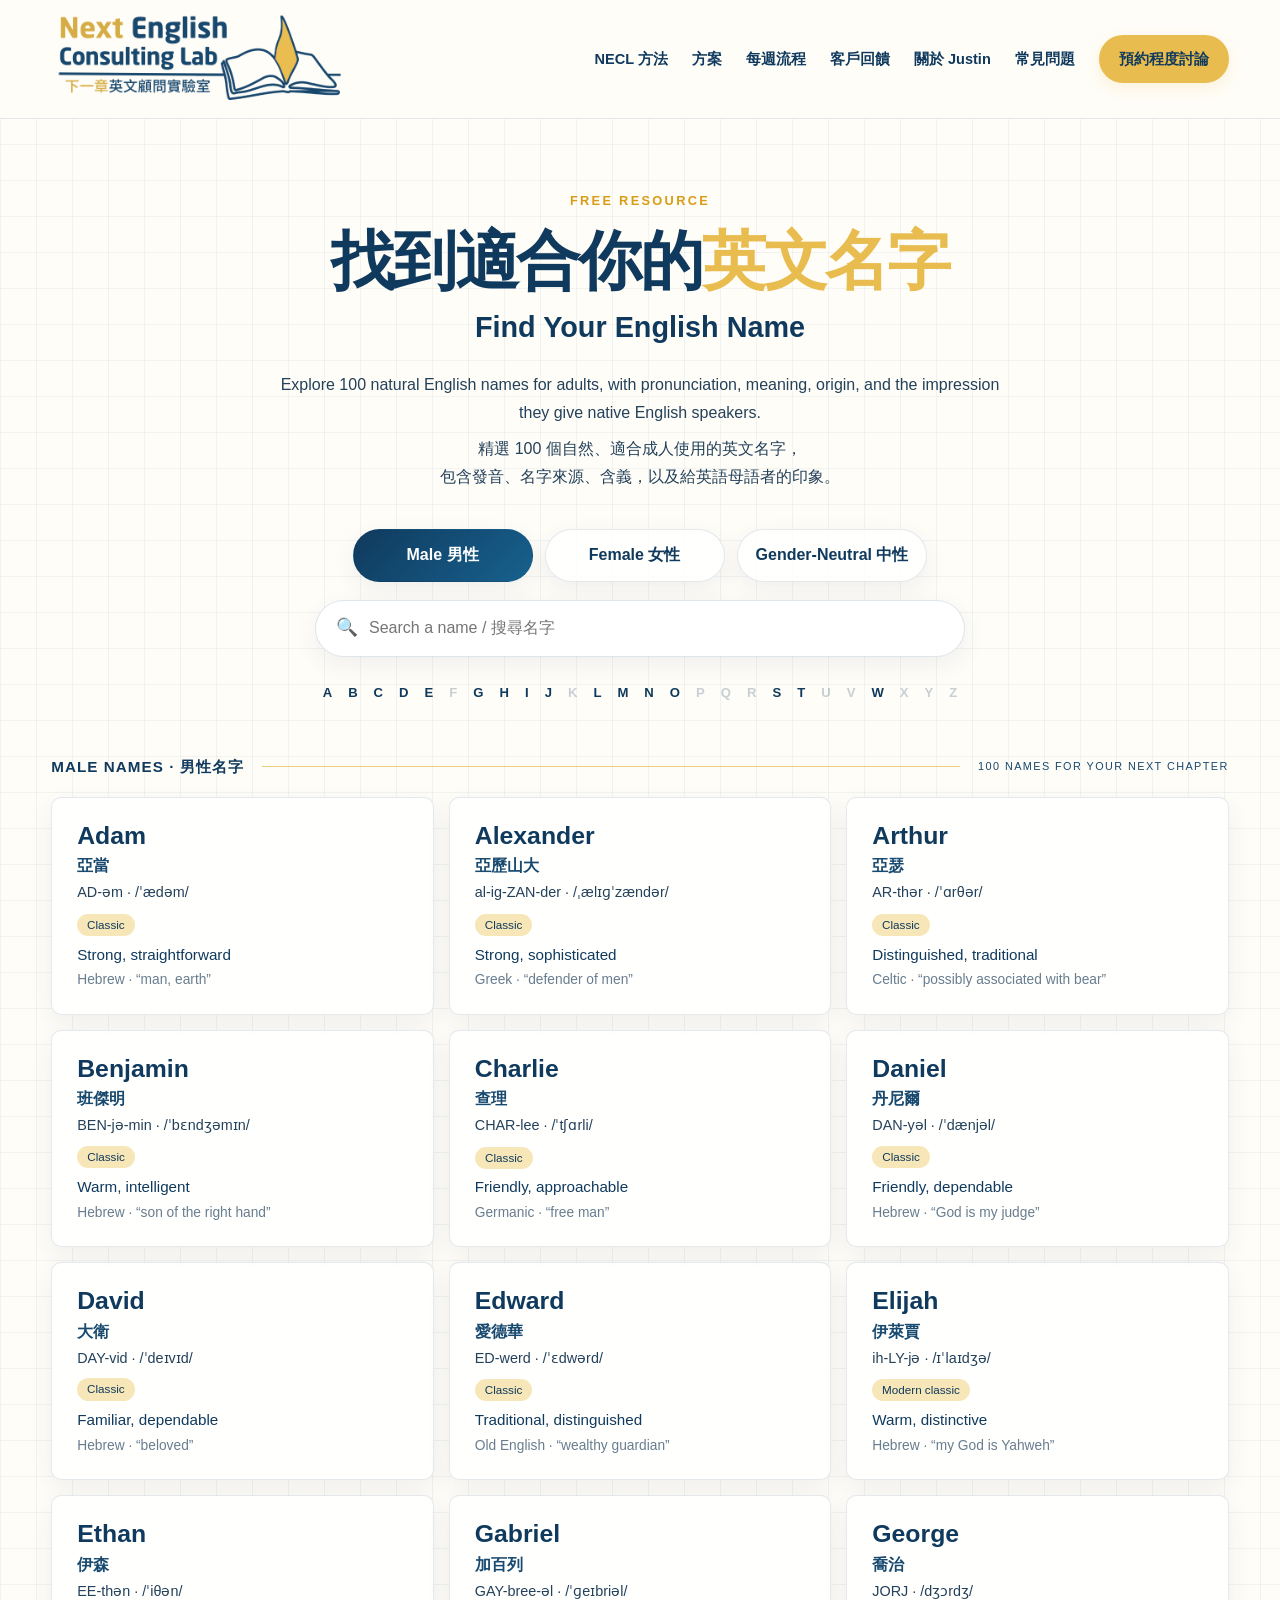
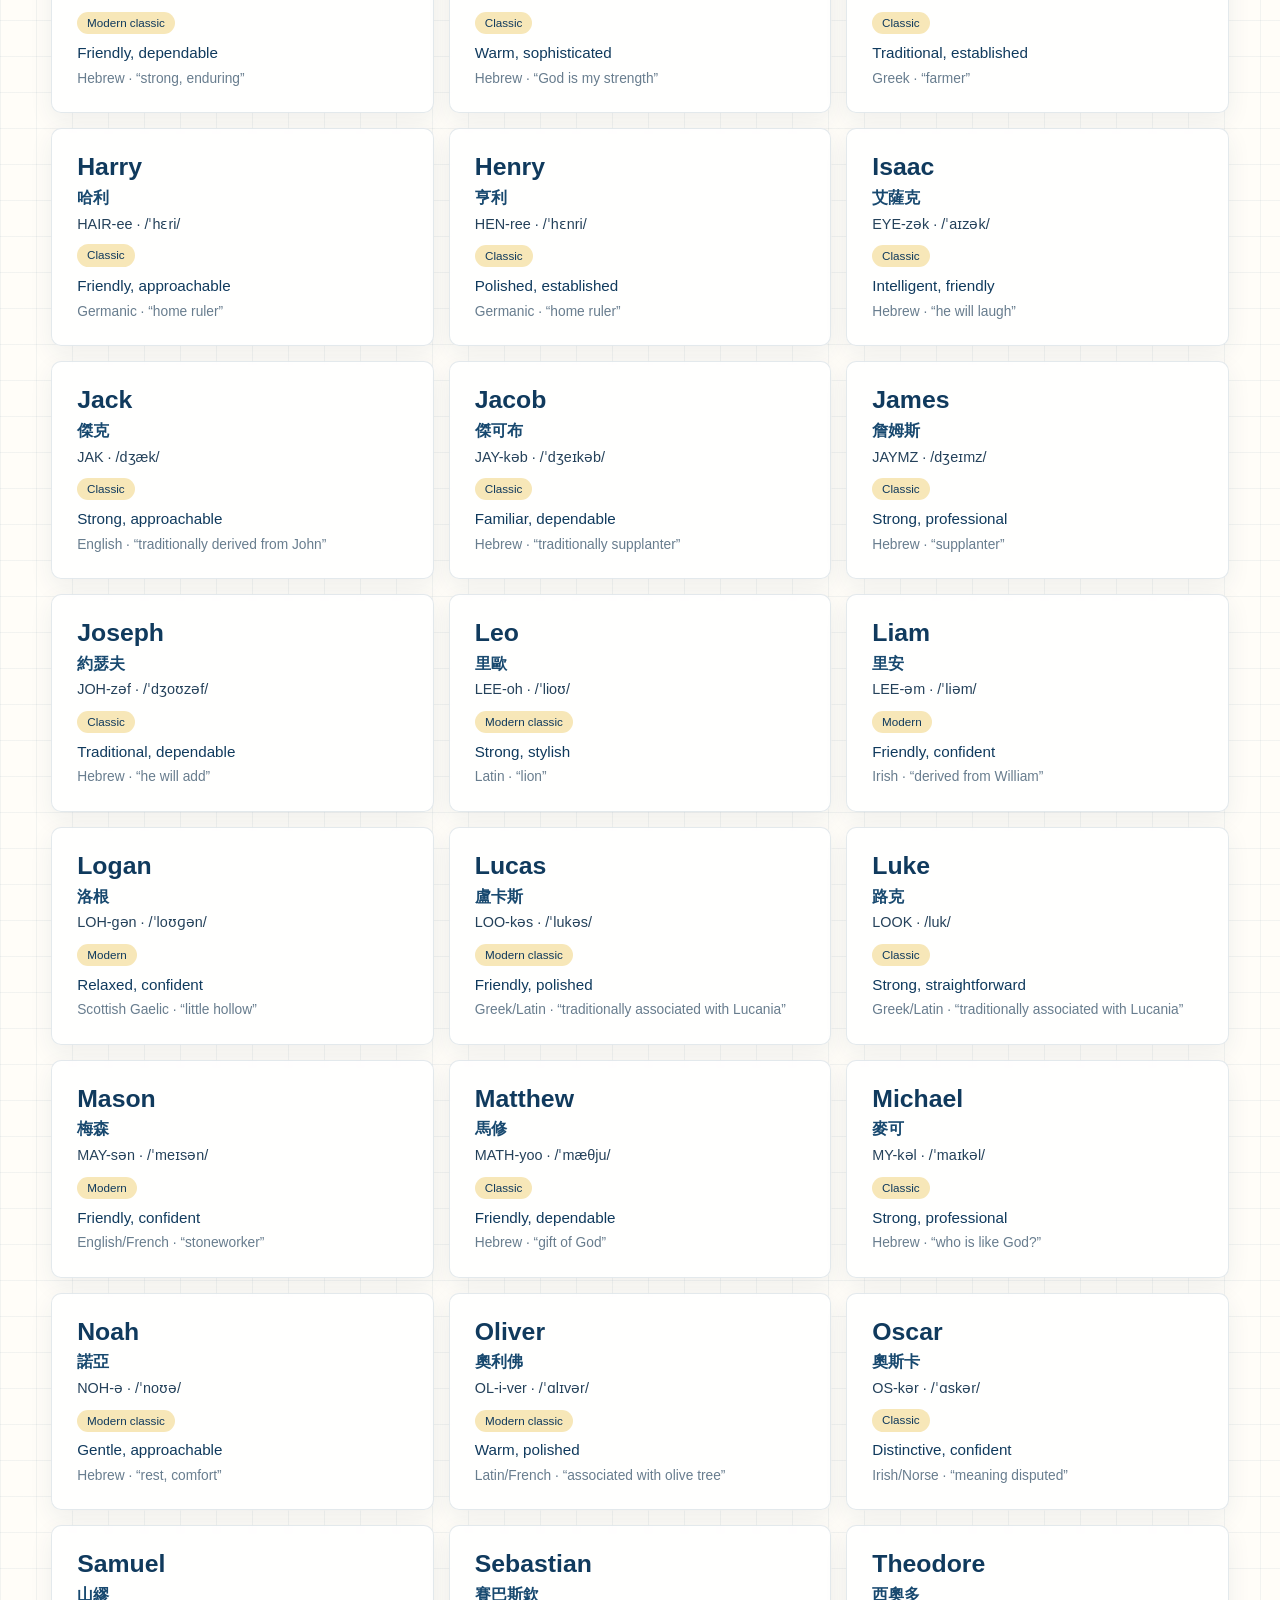
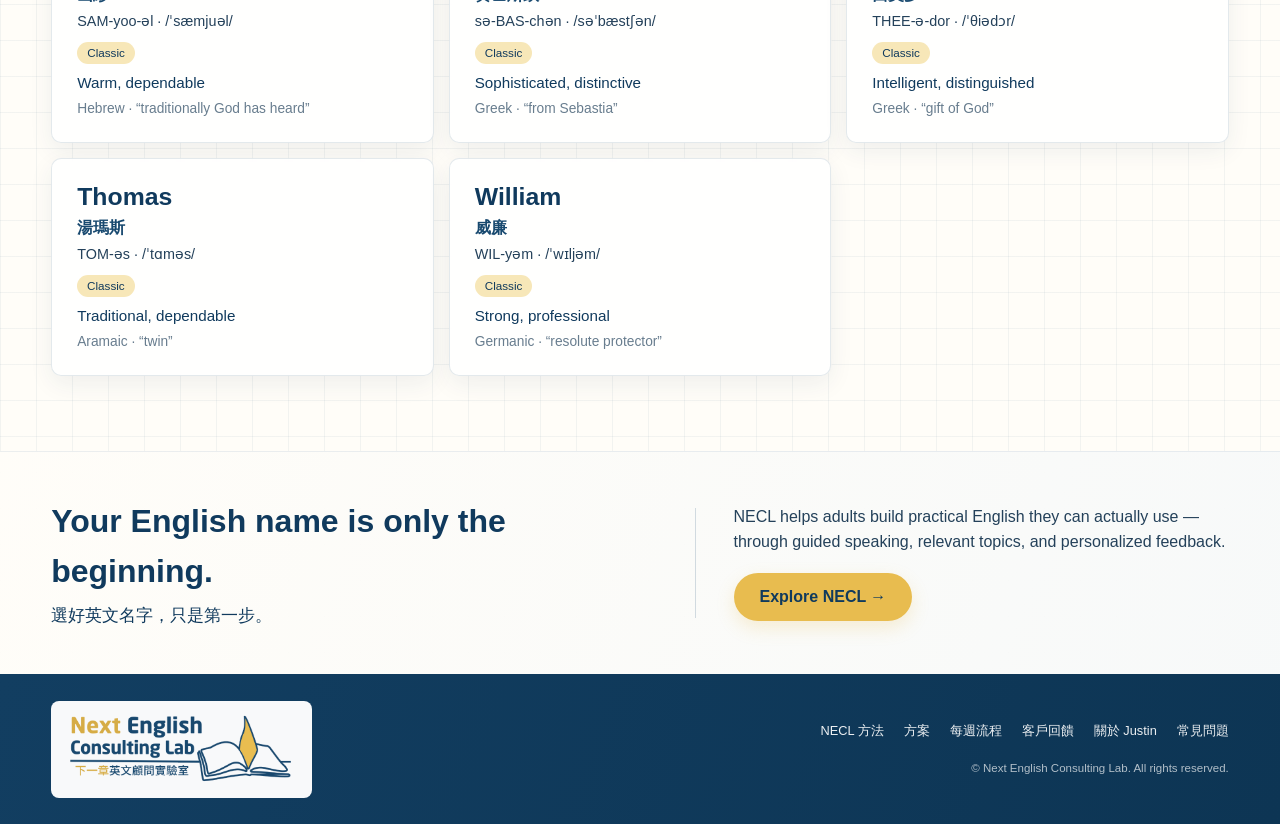
<file: english-names/index.html>
<!DOCTYPE html>
<html lang="zh-Hant">
<head>
<meta charset="UTF-8">
<meta name="viewport" content="width=device-width, initial-scale=1.0">

<title>100 English Names for Adults | NECL 英文名字指南</title>

<meta name="description"
content="Explore 100 natural English names for adults with pronunciation, meaning, origin, and native-speaker impressions. 精選100個適合成人使用的英文名字。">

<style>
:root {
    --navy: #18496f;
    --navy-dark: #103a5d;
    --gold: #e8bc4f;
    --gold-soft: #f7e7b8;
    --text: #24415a;
    --muted: #687d8e;
    --cream: #fffdf8;
    --card: rgba(255,255,255,.84);
    --shadow: 0 8px 24px rgba(30,60,80,.07);
    --max-width: 1180px;
}

* {
    box-sizing: border-box;
}

html {
    scroll-behavior: smooth;
}

body {
    margin: 0;
    color: var(--text);
    font-family:
        -apple-system,
        BlinkMacSystemFont,
        "Segoe UI",
        "Noto Sans TC",
        "PingFang TC",
        "Microsoft JhengHei",
        sans-serif;
    line-height: 1.55;

    background-color: var(--cream);

    /* Same subtle grid language as the NECL homepage */
    background-image:
        linear-gradient(rgba(24,73,111,.055) 1px, transparent 1px),
        linear-gradient(90deg, rgba(24,73,111,.055) 1px, transparent 1px);

    background-size: 36px 36px;
}

.container {
    width: min(92%, var(--max-width));
    margin: auto;
}


/* =========================
   HEADER
   ========================= */

.site-header {
    background: rgba(255,253,248,.97);
    border-bottom: 1px solid rgba(24,73,111,.12);
}

.header-inner {
    min-height: 118px;
    display: flex;
    align-items: center;
    justify-content: space-between;
    gap: 32px;
}

.logo-link {
    display: flex;
    align-items: center;
    flex-shrink: 0;
}

.logo {
    width: 300px;
    height: auto;
    display: block;
}

.nav {
    display: flex;
    align-items: center;
    gap: 24px;
}

.nav a {
    color: var(--navy-dark);
    text-decoration: none;
    font-size: .91rem;
    font-weight: 650;
    white-space: nowrap;
}

.nav a:hover {
    color: #d99c16;
}

.consultation {
    background: var(--gold);
    color: var(--navy-dark) !important;
    padding: 13px 20px;
    border-radius: 999px;
    box-shadow: 0 5px 15px rgba(232,188,79,.18);
}


/* =========================
   HERO
   ========================= */

.hero {
    max-width: 830px;
    margin: auto;
    text-align: center;
    padding: 72px 20px 38px;
}

.eyebrow {
    color: #d99c16;
    font-size: .8rem;
    font-weight: 750;
    letter-spacing: .18em;
    margin-bottom: 15px;
}

.hero h1 {
    color: var(--navy-dark);
    margin: 0;
    font-size: clamp(2.3rem, 5.2vw, 4rem);
    line-height: 1.12;
    font-weight: 800;
    letter-spacing: -.035em;
}

.hero h1 .gold {
    color: var(--gold);
}

.english-title {
    color: var(--navy-dark);
    margin-top: 7px;
    font-size: clamp(1.35rem, 3vw, 1.8rem);
    font-weight: 650;
}

.intro {
    max-width: 720px;
    margin: 22px auto 0;
    color: var(--text);
    font-size: 1rem;
    line-height: 1.75;
}

.intro-cn {
    display: block;
    margin-top: 8px;
}


/* =========================
   CONTROLS
   ========================= */

.controls {
    max-width: 780px;
    margin: 0 auto 48px;
}

.tabs {
    display: flex;
    justify-content: center;
    gap: 12px;
    margin-bottom: 18px;
}

.tab {
    min-width: 180px;
    border: 1px solid rgba(24,73,111,.12);
    background: rgba(255,255,255,.78);
    color: var(--navy-dark);
    border-radius: 999px;
    padding: 13px 18px;
    font: inherit;
    font-weight: 650;
    cursor: pointer;
    box-shadow: var(--shadow);
    transition: .18s ease;
}

.tab:hover {
    transform: translateY(-1px);
    border-color: rgba(232,188,79,.75);
}

.tab.active {
    color: white;
    background: linear-gradient(135deg, var(--navy-dark), #17618e);
    border-color: transparent;
}

.search-wrap {
    max-width: 650px;
    margin: auto;
    position: relative;
}

.search-icon {
    position: absolute;
    left: 21px;
    top: 50%;
    transform: translateY(-50%);
    color: var(--navy);
    font-size: 1.1rem;
    pointer-events: none;
}

#search {
    width: 100%;
    padding: 15px 20px 15px 53px;
    border-radius: 999px;
    border: 1px solid rgba(24,73,111,.14);
    background: rgba(255,255,255,.92);
    color: var(--navy-dark);
    font: inherit;
    font-size: 1rem;
    outline: none;
    box-shadow: var(--shadow);
}

#search:focus {
    border-color: var(--gold);
    box-shadow:
        0 0 0 3px rgba(232,188,79,.14),
        var(--shadow);
}

.alphabet {
    display: flex;
    justify-content: center;
    flex-wrap: wrap;
    gap: 8px;
    margin-top: 22px;
}

.letter {
    border: 0;
    background: transparent;
    color: var(--navy-dark);
    padding: 4px;
    font: inherit;
    font-size: .82rem;
    font-weight: 650;
    cursor: pointer;
}

.letter:hover {
    color: #d99c16;
}

.letter.disabled {
    opacity: .23;
    cursor: default;
}


/* =========================
   SECTION HEADING
   ========================= */

.section-heading {
    display: flex;
    align-items: center;
    gap: 18px;
    margin-bottom: 18px;
}

.section-title {
    color: var(--navy-dark);
    font-size: .95rem;
    font-weight: 800;
    letter-spacing: .07em;
    white-space: nowrap;
}

.section-line {
    height: 1px;
    background: var(--gold);
    flex: 1;
    opacity: .75;
}

.resource-label {
    color: var(--navy);
    font-size: .68rem;
    letter-spacing: .13em;
    white-space: nowrap;
}


/* =========================
   NAME CARDS
   ========================= */

.grid {
    display: grid;
    grid-template-columns: repeat(3, 1fr);
    gap: 15px;
}

.card {
    min-height: 190px;
    padding: 23px 25px;
    border-radius: 10px;
    border: 1px solid rgba(24,73,111,.12);
    background: var(--card);
    box-shadow: var(--shadow);
    backdrop-filter: blur(3px);
    transition: .18s ease;
}

.card:hover {
    transform: translateY(-2px);
    border-color: rgba(232,188,79,.65);
    box-shadow: 0 11px 28px rgba(30,60,80,.10);
}

.name {
    margin: 0 0 4px;
    color: var(--navy-dark);
    font-size: 1.55rem;
    line-height: 1.2;
    font-weight: 800;
}

.chinese {
    margin: 0 0 2px;
    color: var(--navy);
    font-size: 1rem;
    font-weight: 650;
}

.pronunciation {
    color: var(--text);
    margin: 0 0 8px;
    font-size: .9rem;
}

.style-tag {
    display: inline-block;
    margin-bottom: 7px;
    padding: 2px 10px;
    background: var(--gold-soft);
    color: var(--navy-dark);
    border-radius: 999px;
    font-size: .73rem;
}

.impression {
    color: var(--navy-dark);
    margin: 0 0 3px;
    font-size: .95rem;
}

.origin {
    color: var(--muted);
    margin: 0;
    font-size: .86rem;
}

.empty {
    grid-column: 1 / -1;
    padding: 70px 20px;
    text-align: center;
    color: var(--muted);
}


/* =========================
   CTA
   ========================= */

.cta-wrap {
    margin-top: 75px;
    background:
        linear-gradient(
            110deg,
            rgba(255,253,248,.97),
            rgba(247,249,249,.97)
        );
    border-top: 1px solid rgba(24,73,111,.08);
}

.cta {
    min-height: 215px;
    display: grid;
    grid-template-columns: 1.1fr 1px .9fr;
    align-items: center;
    gap: 38px;
    padding-top: 45px;
    padding-bottom: 45px;
}

.cta-divider {
    width: 1px;
    height: 110px;
    background: rgba(24,73,111,.18);
}

.cta h2 {
    color: var(--navy-dark);
    margin: 0 0 7px;
    font-size: clamp(1.5rem, 3vw, 2rem);
}

.cta-cn {
    color: var(--navy-dark);
    font-size: 1.05rem;
}

.cta-copy {
    color: var(--text);
    margin: 0 0 18px;
}

.cta-button {
    display: inline-block;
    padding: 12px 26px;
    border-radius: 999px;
    background: var(--gold);
    color: var(--navy-dark);
    text-decoration: none;
    font-weight: 750;
    box-shadow: 0 7px 18px rgba(232,188,79,.22);
}

.cta-button:hover {
    transform: translateY(-1px);
}


/* =========================
   FOOTER
   ========================= */

.footer {
    background:
        linear-gradient(
            110deg,
            #123e61,
            #0d3554
        );
    color: white;
}

.footer-inner {
    min-height: 150px;
    display: flex;
    align-items: center;
    justify-content: space-between;
    gap: 35px;
}

.footer-logo {
    width: 235px;
    height: auto;
    display: block;
}

/*
   The real logo contains dark blue text.
   It sits on a small light panel in the footer
   so the actual brand artwork remains unchanged.
*/
.footer-logo-box {
    display: inline-block;
    background: rgba(255,255,255,.97);
    border-radius: 8px;
    padding: 9px 13px;
}

.footer-right {
    text-align: right;
}

.footer-nav {
    display: flex;
    justify-content: flex-end;
    gap: 20px;
    flex-wrap: wrap;
}

.footer-nav a {
    color: white;
    text-decoration: none;
    font-size: .8rem;
    opacity: .92;
}

.footer-nav a:hover {
    color: var(--gold);
}

.copyright {
    margin-top: 20px;
    color: rgba(255,255,255,.68);
    font-size: .72rem;
}


/* =========================
   RESPONSIVE
   ========================= */

@media (max-width: 1000px) {

    .nav {
        gap: 14px;
    }

    .nav a:not(.consultation) {
        display: none;
    }

    .logo {
        width: 255px;
    }
}

@media (max-width: 850px) {

    .grid {
        grid-template-columns: repeat(2, 1fr);
    }

    .resource-label {
        display: none;
    }
}

@media (max-width: 650px) {

    body {
        background-size: 28px 28px;
    }

    .header-inner {
        min-height: 88px;
    }

    .logo {
        width: 205px;
    }

    .consultation {
        font-size: .76rem;
        padding: 10px 13px;
    }

    .hero {
        padding: 50px 8px 32px;
    }

    .tabs {
        gap: 6px;
    }

    .tab {
        min-width: 0;
        flex: 1;
        padding: 10px 6px;
        font-size: .75rem;
    }

    .alphabet {
        gap: 5px;
    }

    .grid {
        grid-template-columns: 1fr;
    }

    .card {
        min-height: 0;
    }

    .cta {
        display: block;
        text-align: center;
        padding: 42px 10px;
    }

    .cta-divider {
        display: none;
    }

    .cta-right {
        margin-top: 25px;
    }

    .footer-inner {
        display: block;
        padding-top: 38px;
        padding-bottom: 38px;
        text-align: center;
    }

    .footer-logo {
        width: 200px;
    }

    .footer-right {
        margin-top: 25px;
        text-align: center;
    }

    .footer-nav {
        justify-content: center;
    }
}

</style>
</head>


<body>

<!-- HEADER -->

<header class="site-header">

<div class="container header-inner">

    <a href="../" class="logo-link">

        <img
            src="../images/logo-horizontal.png"
            alt="Next English Consulting Lab 下一章英文顧問實驗室"
            class="logo">

    </a>

    <nav class="nav">

        <a href="../#method">NECL 方法</a>
        <a href="../#programs">方案</a>
        <a href="../#process">每週流程</a>
        <a href="../#testimonials">客戶回饋</a>
        <a href="../#about">關於 Justin</a>
        <a href="../#faq">常見問題</a>

        <a href="../#contact" class="consultation">
            預約程度討論
        </a>

    </nav>

</div>

</header>


<main>


<!-- HERO -->

<section class="container hero">

    <div class="eyebrow">
        FREE RESOURCE
    </div>

    <h1>
        找到適合你的<span class="gold">英文名字</span>
    </h1>

    <div class="english-title">
        Find Your English Name
    </div>

    <p class="intro">

        Explore 100 natural English names for adults,
        with pronunciation, meaning, origin,
        and the impression they give native English speakers.

        <span class="intro-cn">
            精選 100 個自然、適合成人使用的英文名字，<br>
            包含發音、名字來源、含義，以及給英語母語者的印象。
        </span>

    </p>

</section>


<!-- FILTERS -->

<section class="container controls">

    <div class="tabs">

        <button class="tab active" data-category="male">
            Male 男性
        </button>

        <button class="tab" data-category="female">
            Female 女性
        </button>

        <button class="tab" data-category="neutral">
            Gender-Neutral 中性
        </button>

    </div>


    <div class="search-wrap">

        <span class="search-icon">
            🔍
        </span>

        <input
            id="search"
            type="search"
            placeholder="Search a name / 搜尋名字"
            aria-label="Search names">

    </div>


    <div id="alphabet" class="alphabet"></div>

</section>


<!-- NAME LIST -->

<section class="container">

    <div class="section-heading">

        <div id="sectionTitle" class="section-title">
            MALE NAMES · 男性名字
        </div>

        <div class="section-line"></div>

        <div class="resource-label">
            100 NAMES FOR YOUR NEXT CHAPTER
        </div>

    </div>


    <div id="grid" class="grid"></div>

</section>


<!-- CTA -->

<section class="cta-wrap">

<div class="container cta">

    <div class="cta-left">

        <h2>
            Your English name is only the beginning.
        </h2>

        <div class="cta-cn">
            選好英文名字，只是第一步。
        </div>

    </div>


    <div class="cta-divider"></div>


    <div class="cta-right">

        <p class="cta-copy">
            NECL helps adults build practical English they can
            actually use — through guided speaking, relevant
            topics, and personalized feedback.
        </p>

        <a href="../#contact" class="cta-button">
            Explore NECL →
        </a>

    </div>

</div>

</section>


</main>


<!-- FOOTER -->

<footer class="footer">

<div class="container footer-inner">

    <a href="../" class="footer-logo-box">

        <img
            src="../images/logo-horizontal.png"
            alt="Next English Consulting Lab"
            class="footer-logo">

    </a>


    <div class="footer-right">

        <div class="footer-nav">

            <a href="../#method">NECL 方法</a>
            <a href="../#programs">方案</a>
            <a href="../#process">每週流程</a>
            <a href="../#testimonials">客戶回饋</a>
            <a href="../#about">關於 Justin</a>
            <a href="../#faq">常見問題</a>

        </div>

        <div class="copyright">
            © Next English Consulting Lab. All rights reserved.
        </div>

    </div>

</div>

</footer>


<script>

/* =========================
   NAME DATABASE
   ========================= */

const names = {

male: [

["Adam","亞當","AD-əm","/ˈædəm/","Classic","Strong, straightforward","Hebrew","man, earth"],
["Alexander","亞歷山大","al-ig-ZAN-der","/ˌælɪɡˈzændər/","Classic","Strong, sophisticated","Greek","defender of men"],
["Arthur","亞瑟","AR-thər","/ˈɑrθər/","Classic","Distinguished, traditional","Celtic","possibly associated with bear"],
["Benjamin","班傑明","BEN-jə-min","/ˈbɛndʒəmɪn/","Classic","Warm, intelligent","Hebrew","son of the right hand"],
["Charlie","查理","CHAR-lee","/ˈtʃɑrli/","Classic","Friendly, approachable","Germanic","free man"],
["Daniel","丹尼爾","DAN-yəl","/ˈdænjəl/","Classic","Friendly, dependable","Hebrew","God is my judge"],
["David","大衛","DAY-vid","/ˈdeɪvɪd/","Classic","Familiar, dependable","Hebrew","beloved"],
["Edward","愛德華","ED-werd","/ˈɛdwərd/","Classic","Traditional, distinguished","Old English","wealthy guardian"],
["Elijah","伊萊賈","ih-LY-jə","/ɪˈlaɪdʒə/","Modern classic","Warm, distinctive","Hebrew","my God is Yahweh"],
["Ethan","伊森","EE-thən","/ˈiθən/","Modern classic","Friendly, dependable","Hebrew","strong, enduring"],
["Gabriel","加百列","GAY-bree-əl","/ˈɡeɪbriəl/","Classic","Warm, sophisticated","Hebrew","God is my strength"],
["George","喬治","JORJ","/dʒɔrdʒ/","Classic","Traditional, established","Greek","farmer"],
["Harry","哈利","HAIR-ee","/ˈhɛri/","Classic","Friendly, approachable","Germanic","home ruler"],
["Henry","亨利","HEN-ree","/ˈhɛnri/","Classic","Polished, established","Germanic","home ruler"],
["Isaac","艾薩克","EYE-zək","/ˈaɪzək/","Classic","Intelligent, friendly","Hebrew","he will laugh"],
["Jack","傑克","JAK","/dʒæk/","Classic","Strong, approachable","English","traditionally derived from John"],
["Jacob","傑可布","JAY-kəb","/ˈdʒeɪkəb/","Classic","Familiar, dependable","Hebrew","traditionally supplanter"],
["James","詹姆斯","JAYMZ","/dʒeɪmz/","Classic","Strong, professional","Hebrew","supplanter"],
["Joseph","約瑟夫","JOH-zəf","/ˈdʒoʊzəf/","Classic","Traditional, dependable","Hebrew","he will add"],
["Leo","里歐","LEE-oh","/ˈlioʊ/","Modern classic","Strong, stylish","Latin","lion"],
["Liam","里安","LEE-əm","/ˈliəm/","Modern","Friendly, confident","Irish","derived from William"],
["Logan","洛根","LOH-gən","/ˈloʊɡən/","Modern","Relaxed, confident","Scottish Gaelic","little hollow"],
["Lucas","盧卡斯","LOO-kəs","/ˈlukəs/","Modern classic","Friendly, polished","Greek/Latin","traditionally associated with Lucania"],
["Luke","路克","LOOK","/luk/","Classic","Strong, straightforward","Greek/Latin","traditionally associated with Lucania"],
["Mason","梅森","MAY-sən","/ˈmeɪsən/","Modern","Friendly, confident","English/French","stoneworker"],
["Matthew","馬修","MATH-yoo","/ˈmæθju/","Classic","Friendly, dependable","Hebrew","gift of God"],
["Michael","麥可","MY-kəl","/ˈmaɪkəl/","Classic","Strong, professional","Hebrew","who is like God?"],
["Noah","諾亞","NOH-ə","/ˈnoʊə/","Modern classic","Gentle, approachable","Hebrew","rest, comfort"],
["Oliver","奧利佛","OL-i-ver","/ˈɑlɪvər/","Modern classic","Warm, polished","Latin/French","associated with olive tree"],
["Oscar","奧斯卡","OS-kər","/ˈɑskər/","Classic","Distinctive, confident","Irish/Norse","meaning disputed"],
["Samuel","山繆","SAM-yoo-əl","/ˈsæmjuəl/","Classic","Warm, dependable","Hebrew","traditionally God has heard"],
["Sebastian","賽巴斯欽","sə-BAS-chən","/səˈbæstʃən/","Classic","Sophisticated, distinctive","Greek","from Sebastia"],
["Theodore","西奧多","THEE-ə-dor","/ˈθiədɔr/","Classic","Intelligent, distinguished","Greek","gift of God"],
["Thomas","湯瑪斯","TOM-əs","/ˈtɑməs/","Classic","Traditional, dependable","Aramaic","twin"],
["William","威廉","WIL-yəm","/ˈwɪljəm/","Classic","Strong, professional","Germanic","resolute protector"]

],


female: [

["Abigail","艾比蓋兒","AB-i-gayl","/ˈæbɪɡeɪl/","Classic","Warm, polished","Hebrew","my father's joy"],
["Alice","艾莉絲","AL-is","/ˈælɪs/","Classic","Elegant, approachable","Germanic","noble"],
["Amelia","艾蜜莉亞","ə-MEE-lee-ə","/əˈmiliə/","Classic","Elegant, warm","Germanic","associated with work"],
["Anna","安娜","AN-ə","/ˈænə/","Classic","Simple, elegant","Hebrew","grace"],
["Ava","艾娃","AY-və","/ˈeɪvə/","Modern classic","Elegant, concise","Multiple origins","meaning uncertain"],
["Charlotte","夏洛特","SHAR-lət","/ˈʃɑrlət/","Classic","Elegant, sophisticated","French/Germanic","free"],
["Chloe","克蘿伊","KLOH-ee","/ˈkloʊi/","Modern classic","Bright, friendly","Greek","young green shoot"],
["Claire","克萊兒","KLAIR","/klɛr/","Classic","Elegant, professional","French/Latin","clear, bright"],
["Eleanor","艾蓮諾","EL-ə-nor","/ˈɛlənɔr/","Classic","Sophisticated, distinguished","French/Occitan","meaning uncertain"],
["Elizabeth","伊莉莎白","ih-LIZ-ə-bəth","/ɪˈlɪzəbəθ/","Classic","Formal, distinguished","Hebrew","my God is an oath"],
["Ella","艾拉","EL-ə","/ˈɛlə/","Modern classic","Warm, approachable","Germanic/English","origin varies"],
["Emily","艾蜜莉","EM-ə-lee","/ˈɛməli/","Classic","Friendly, polished","Latin","associated with rival"],
["Emma","艾瑪","EM-ə","/ˈɛmə/","Classic","Warm, approachable","Germanic","whole, universal"],
["Evelyn","艾芙琳","EV-ə-lin","/ˈɛvəlɪn/","Classic","Elegant, polished","English/French","origin and meaning vary"],
["Grace","葛蕾絲","GRAYS","/ɡreɪs/","Classic","Elegant, refined","Latin/English","grace"],
["Hannah","漢娜","HAN-ə","/ˈhænə/","Classic","Warm, approachable","Hebrew","grace, favor"],
["Harper","哈珀","HAR-pər","/ˈhɑrpər/","Modern","Confident, contemporary","English","harp player"],
["Isabella","伊莎貝拉","iz-ə-BEL-ə","/ˌɪzəˈbɛlə/","Classic","Elegant, expressive","Hebrew via Romance languages","my God is an oath"],
["Julia","茱莉亞","JOO-lee-ə","/ˈdʒuliə/","Classic","Elegant, professional","Latin","feminine form of Julius"],
["Layla","蕾拉","LAY-lə","/ˈleɪlə/","Modern","Warm, expressive","Arabic","night"],
["Lily","莉莉","LIL-ee","/ˈlɪli/","Classic","Gentle, bright","English/Latin","lily"],
["Lucy","露西","LOO-see","/ˈlusi/","Classic","Bright, friendly","Latin","associated with light"],
["Maya","瑪雅","MY-ə","/ˈmaɪə/","Modern classic","Warm, international","Multiple origins","multiple meanings"],
["Mia","米婭","MEE-ə","/ˈmiə/","Modern classic","Friendly, stylish","Multiple origins","often associated with Maria"],
["Nora","諾拉","NOR-ə","/ˈnɔrə/","Classic","Warm, elegant","Multiple origins","often derived from Eleanor or Honora"],
["Olivia","奧莉維亞","ə-LIV-ee-ə","/əˈlɪviə/","Modern classic","Elegant, friendly","Latin","associated with olive"],
["Ruby","露比","ROO-bee","/ˈrubi/","Classic","Bright, distinctive","Latin/English","ruby"],
["Sarah","莎拉","SAIR-ə","/ˈsɛrə/","Classic","Warm, professional","Hebrew","princess"],
["Sofia","蘇菲亞","soh-FEE-ə","/soʊˈfiə/","Classic","Elegant, international","Greek","wisdom"],
["Sophia","蘇菲亞","soh-FEE-ə","/soʊˈfiə/","Classic","Elegant, sophisticated","Greek","wisdom"],
["Sophie","蘇菲","SOH-fee","/ˈsoʊfi/","Classic","Friendly, elegant","Greek","wisdom"],
["Stella","史黛拉","STEL-ə","/ˈstɛlə/","Classic","Stylish, distinctive","Latin","star"],
["Victoria","維多利亞","vik-TOR-ee-ə","/vɪkˈtɔriə/","Classic","Strong, sophisticated","Latin","victory"],
["Violet","維奧莉特","VY-ə-lət","/ˈvaɪələt/","Classic","Elegant, distinctive","Latin/French","violet"],
["Zoe","柔伊","ZOH-ee","/ˈzoʊi/","Classic","Bright, energetic","Greek","life"]

],


neutral: [

["Alex","艾力克斯","AL-eks","/ˈælɛks/","Classic","Confident, versatile","Greek","defender"],
["Ash","艾許","ASH","/æʃ/","Modern","Cool, understated","English","associated with the ash tree"],
["Avery","艾芙莉","AY-və-ree","/ˈeɪvəri/","Modern","Polished, versatile","English","traditionally associated with elf ruler"],
["Blake","布雷克","BLAYK","/bleɪk/","Modern","Strong, stylish","English","surname with disputed meaning"],
["Cameron","卡麥隆","KAM-ə-rən","/ˈkæmərən/","Modern classic","Friendly, confident","Scottish Gaelic","crooked nose"],
["Casey","凱西","KAY-see","/ˈkeɪsi/","Modern classic","Friendly, relaxed","Irish","traditionally associated with vigilant"],
["Charlie","查理","CHAR-lee","/ˈtʃɑrli/","Classic","Friendly, approachable","Germanic","free"],
["Chris","克里斯","KRIS","/krɪs/","Classic","Friendly, straightforward","Greek","associated with Christopher or Christine"],
["Finley","芬利","FIN-lee","/ˈfɪnli/","Modern","Friendly, distinctive","Scottish/Irish Gaelic","traditionally fair-haired warrior"],
["Jamie","傑米","JAY-mee","/ˈdʒeɪmi/","Classic","Warm, approachable","Hebrew via James","traditionally supplanter"],
["Jay","傑","JAY","/dʒeɪ/","Modern classic","Simple, confident","English","associated with the jay bird or J-names"],
["Jesse","傑西","JES-ee","/ˈdʒɛsi/","Classic","Friendly, relaxed","Hebrew","meaning uncertain"],
["Jordan","喬登","JOR-dən","/ˈdʒɔrdən/","Modern classic","Strong, versatile","Hebrew","to descend, flow down"],
["Kai","凱","KYE","/kaɪ/","Modern","International, distinctive","Multiple origins","multiple meanings"],
["Kit","基特","KIT","/kɪt/","Classic","Distinctive, playful","Greek via Christopher","traditionally bearer of Christ"],
["Lee","李","LEE","/li/","Classic","Simple, understated","English","clearing, meadow"],
["Max","麥克斯","MAKS","/mæks/","Classic","Strong, energetic","Latin","associated with Maximus, greatest"],
["Morgan","摩根","MOR-gən","/ˈmɔrɡən/","Classic","Strong, sophisticated","Welsh","traditionally associated with sea"],
["Parker","帕克","PAR-kər","/ˈpɑrkər/","Modern","Confident, polished","English","park keeper"],
["Quinn","昆","KWIN","/kwɪn/","Modern","Distinctive, polished","Irish","descendant of Conn"],
["Reese","瑞斯","REES","/ris/","Modern","Clean, sophisticated","Welsh","enthusiasm, ardor"],
["Riley","萊利","RYE-lee","/ˈraɪli/","Modern","Friendly, energetic","Irish/English","origin varies"],
["River","里弗","RIV-ər","/ˈrɪvər/","Modern","Natural, unconventional","English","river"],
["Robin","羅賓","ROB-in","/ˈrɑbɪn/","Classic","Gentle, approachable","Germanic","originally a diminutive of Robert"],
["Rowan","羅文","ROH-ən","/ˈroʊən/","Modern","Natural, distinctive","Irish/Scottish","multiple origins"],
["Sage","賽吉","SAYJ","/seɪdʒ/","Modern","Calm, distinctive","Latin/English","wise, or the herb"],
["Sam","山姆","SAM","/sæm/","Classic","Friendly, versatile","Hebrew","usually from Samuel or Samantha"],
["Sasha","莎夏","SAH-shə","/ˈsɑʃə/","International","Warm, distinctive","Greek via Slavic languages","diminutive of Alexander or Alexandra"],
["Skyler","史凱勒","SKY-lər","/ˈskaɪlər/","Modern","Energetic, contemporary","Dutch","associated with scholar"],
["Taylor","泰勒","TAY-lər","/ˈteɪlər/","Modern classic","Casual, professional","English/French","tailor"]

]

};


/* =========================
   PAGE FUNCTIONALITY
   ========================= */

let category = "male";

const grid = document.getElementById("grid");
const search = document.getElementById("search");
const alphabet = document.getElementById("alphabet");
const sectionTitle = document.getElementById("sectionTitle");
const tabs = document.querySelectorAll(".tab");

const titles = {
    male: "MALE NAMES · 男性名字",
    female: "FEMALE NAMES · 女性名字",
    neutral: "GENDER-NEUTRAL NAMES · 中性名字"
};


function renderNames() {

    const term =
        search.value.trim().toLowerCase();

    const filtered =
        names[category].filter(n =>
            n[0].toLowerCase().includes(term) ||
            n[1].includes(term)
        );

    if (!filtered.length) {

        grid.innerHTML = `
            <div class="empty">
                No matching names found.<br>
                找不到符合的名字。
            </div>
        `;

        return;
    }

    grid.innerHTML =
        filtered.map(n => `

            <article
                class="card"
                data-letter="${n[0][0]}">

                <h2 class="name">
                    ${n[0]}
                </h2>

                <p class="chinese">
                    ${n[1]}
                </p>

                <p class="pronunciation">
                    ${n[2]} · ${n[3]}
                </p>

                <span class="style-tag">
                    ${n[4]}
                </span>

                <p class="impression">
                    ${n[5]}
                </p>

                <p class="origin">
                    ${n[6]} · “${n[7]}”
                </p>

            </article>

        `).join("");
}


function renderAlphabet() {

    const available =
        [...new Set(
            names[category].map(n => n[0][0])
        )];

    alphabet.innerHTML =
        "ABCDEFGHIJKLMNOPQRSTUVWXYZ"
        .split("")
        .map(letter => {

            const active =
                available.includes(letter);

            return `

                <button
                    class="letter ${active ? "" : "disabled"}"
                    data-letter="${letter}"
                    ${active ? "" : "disabled"}>

                    ${letter}

                </button>

            `;

        })
        .join("");
}


tabs.forEach(tab => {

    tab.addEventListener("click", () => {

        tabs.forEach(t =>
            t.classList.remove("active")
        );

        tab.classList.add("active");

        category =
            tab.dataset.category;

        search.value = "";

        sectionTitle.textContent =
            titles[category];

        renderNames();
        renderAlphabet();

    });

});


search.addEventListener(
    "input",
    renderNames
);


alphabet.addEventListener("click", e => {

    const button =
        e.target.closest(
            ".letter:not(.disabled)"
        );

    if (!button)
        return;

    search.value = "";

    renderNames();

    requestAnimationFrame(() => {

        const card =
            document.querySelector(
                `.card[data-letter="${button.dataset.letter}"]`
            );

        if (card) {

            card.scrollIntoView({
                behavior: "smooth",
                block: "center"
            });

        }

    });

});


renderNames();
renderAlphabet();

</script>

</body>
</html>
</file>
